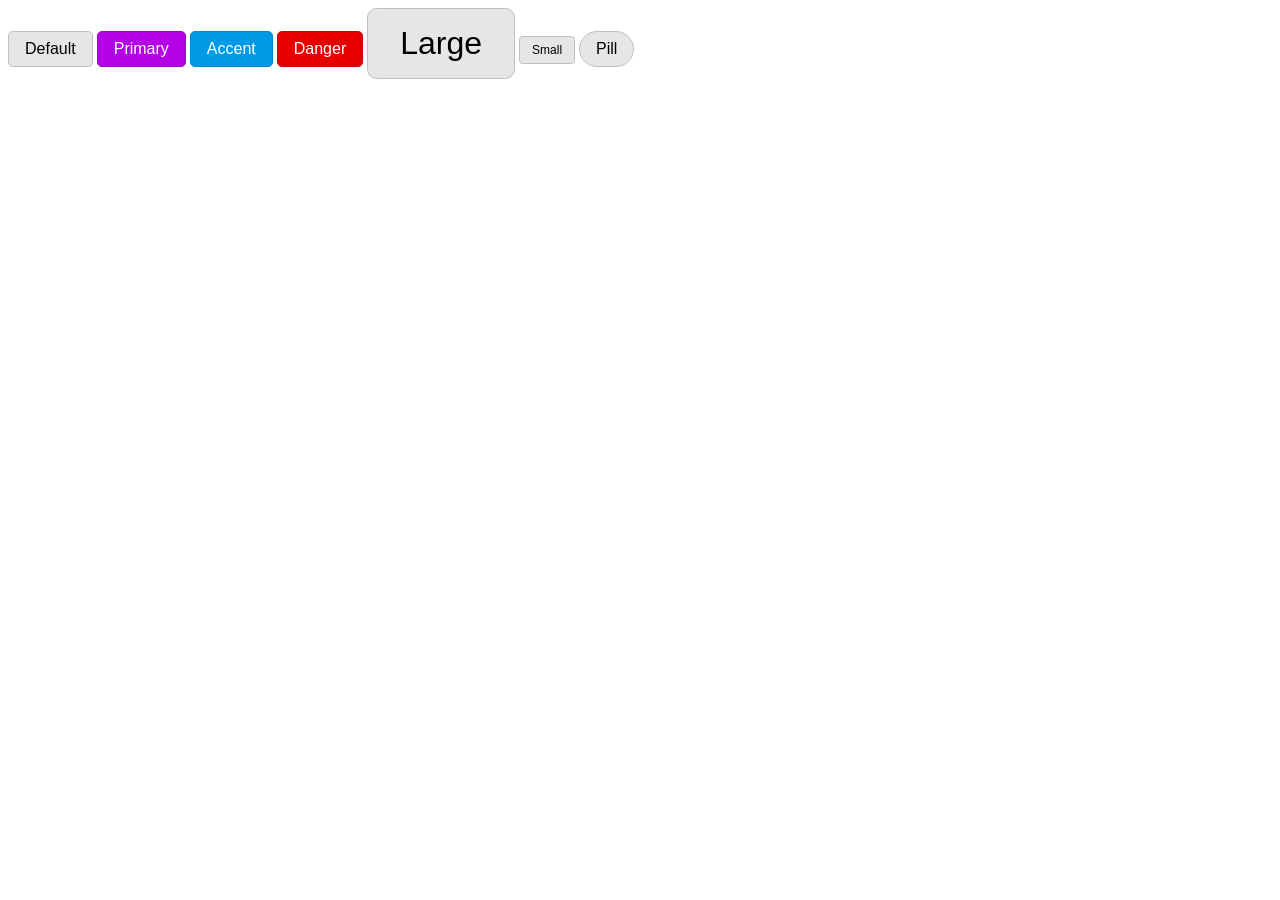
<file: button_component_library/index.html>
<!doctype html>
<html lang="en">
  <head>
    <meta charset="UTF-8" />
    <meta name="viewport" content="width=device-width, initial-scale=1.0" />
    <meta http-equiv="X-UA-Compatible" content="ie=edge" />
    <title>Button Library</title>
    <link rel="stylesheet" href="style.css" />
  </head>
  <body>
    <button class="button">Default</button>
    <button class="button primary">Primary</button>
    <button class="button accent">Accent</button>
    <button class="button danger">Danger</button>
    <button class="button large">Large</button>
    <button class="button small">Small</button>
    <button class="button pill">Pill</button>
  </body>
</html>
</file>
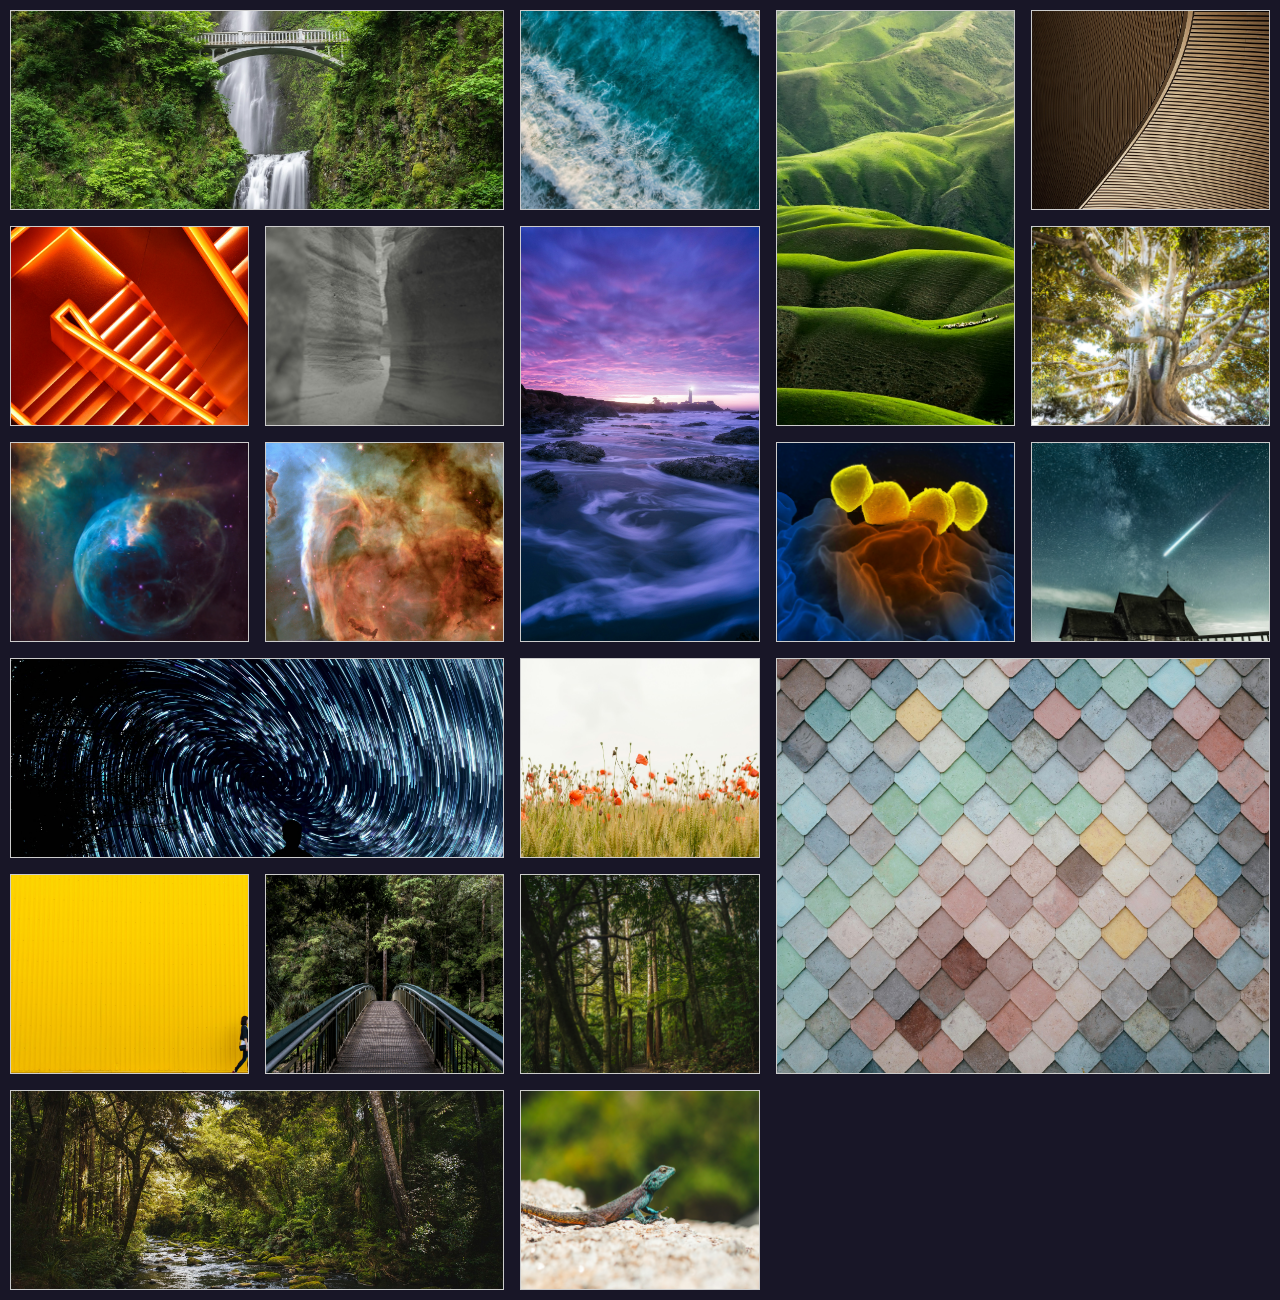
<file: image-gallery/index.html>
<!doctype html>
<html lang="en">
  <head>
    <meta charset="UTF-8" />
    <meta name="viewport" content="width=device-width, initial-scale=1.0" />
    <meta http-equiv="X-UA-Compatible" content="ie=edge" />
    <title>Image Gallery</title>
    <link rel="stylesheet" href="style.css" />
  </head>
  <body>
    <div class="gallery">
      <img class="gallery__img wide" src="imgs/img-1.jpg" />
      <img class="gallery__img" src="imgs/img-2.jpg" />
      <img class="gallery__img tall" src="imgs/img-3.jpg" />
      <img class="gallery__img" src="imgs/img-4.jpg" />
      <img class="gallery__img" src="imgs/img-5.jpg" />
      <img class="gallery__img" src="imgs/img-6.jpg" />
      <img class="gallery__img tall" src="imgs/img-7.jpg" />
      <img class="gallery__img" src="imgs/img-8.jpg" />
      <img class="gallery__img" src="imgs/img-9.jpg" />
      <img class="gallery__img" src="imgs/img-10.jpg" />
      <img class="gallery__img" src="imgs/img-11.jpg" />
      <img class="gallery__img wide" src="imgs/img-12.jpg" />
      <img class="gallery__img" src="imgs/img-13.jpg" />
      <img class="gallery__img" src="imgs/img-14.jpg" />
      <img class="gallery__img tall wide" src="imgs/img-15.jpg" />
      <img class="gallery__img" src="imgs/img-16.jpg" />
      <img class="gallery__img" src="imgs/img-17.jpg" />
      <img class="gallery__img" src="imgs/img-18.jpg" />
      <img class="gallery__img wide" src="imgs/img-19.jpg" />
      <img class="gallery__img" src="imgs/img-20.jpg" />
    </div>
  </body>
</html>
</file>
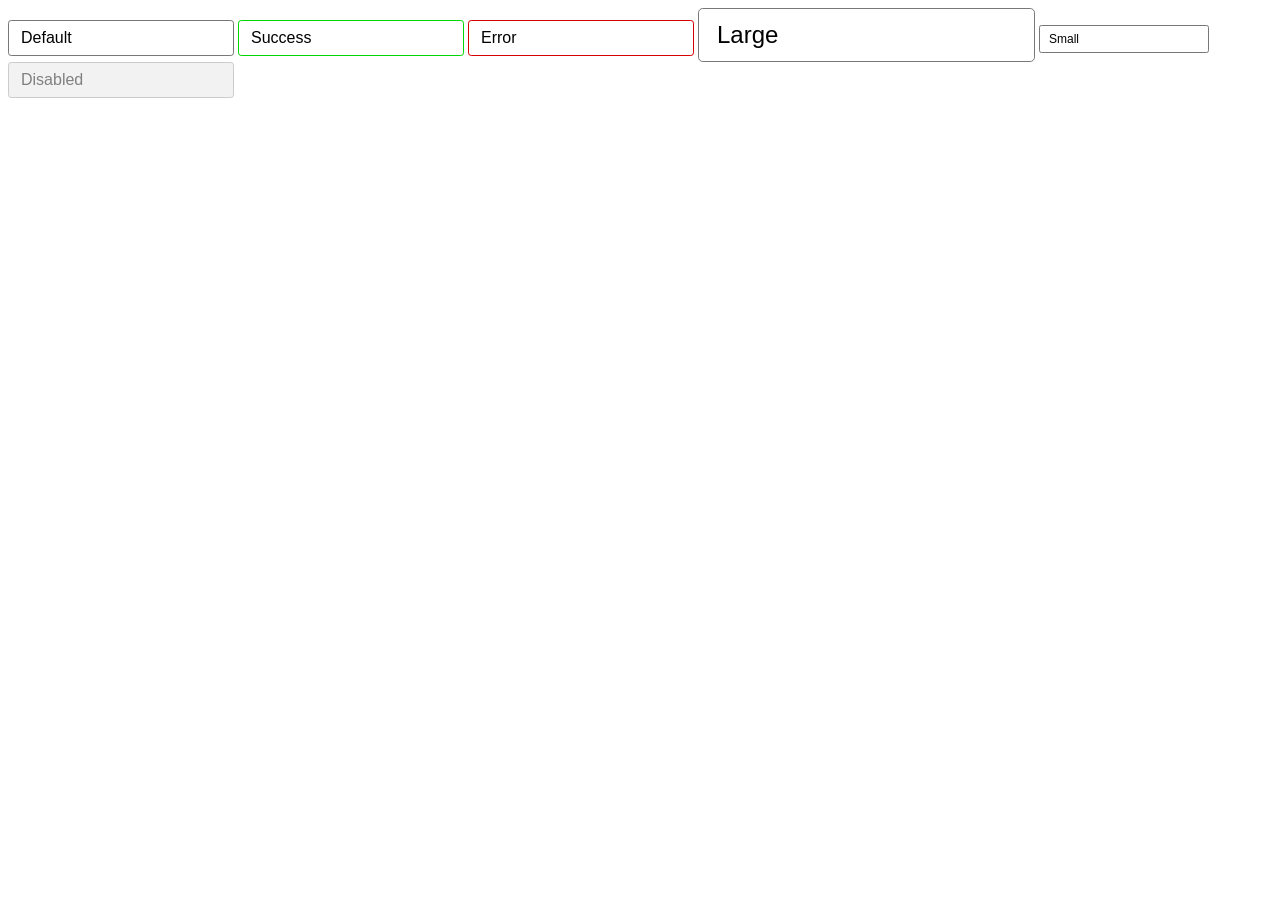
<file: input-component-library/index.html>
<!doctype html>
<html lang="en">
  <head>
    <meta charset="UTF-8" />
    <meta name="viewport" content="width=device-width, initial-scale=1.0" />
    <meta http-equiv="X-UA-Compatible" content="ie=edge" />
    <title>Input Library</title>
    <link rel="stylesheet" href="style.css" />
  </head>
  <body>
    <input type="text" class="input" value="Default" />
    <input type="text" class="input input-success" value="Success" />
    <input type="text" class="input input-error" value="Error" />
    <input type="text" class="input input-large" value="Large" />
    <input type="text" class="input input-small" value="Small" />
    <input type="text" class="input" value="Disabled" disabled />
  </body>
</html>
</file>
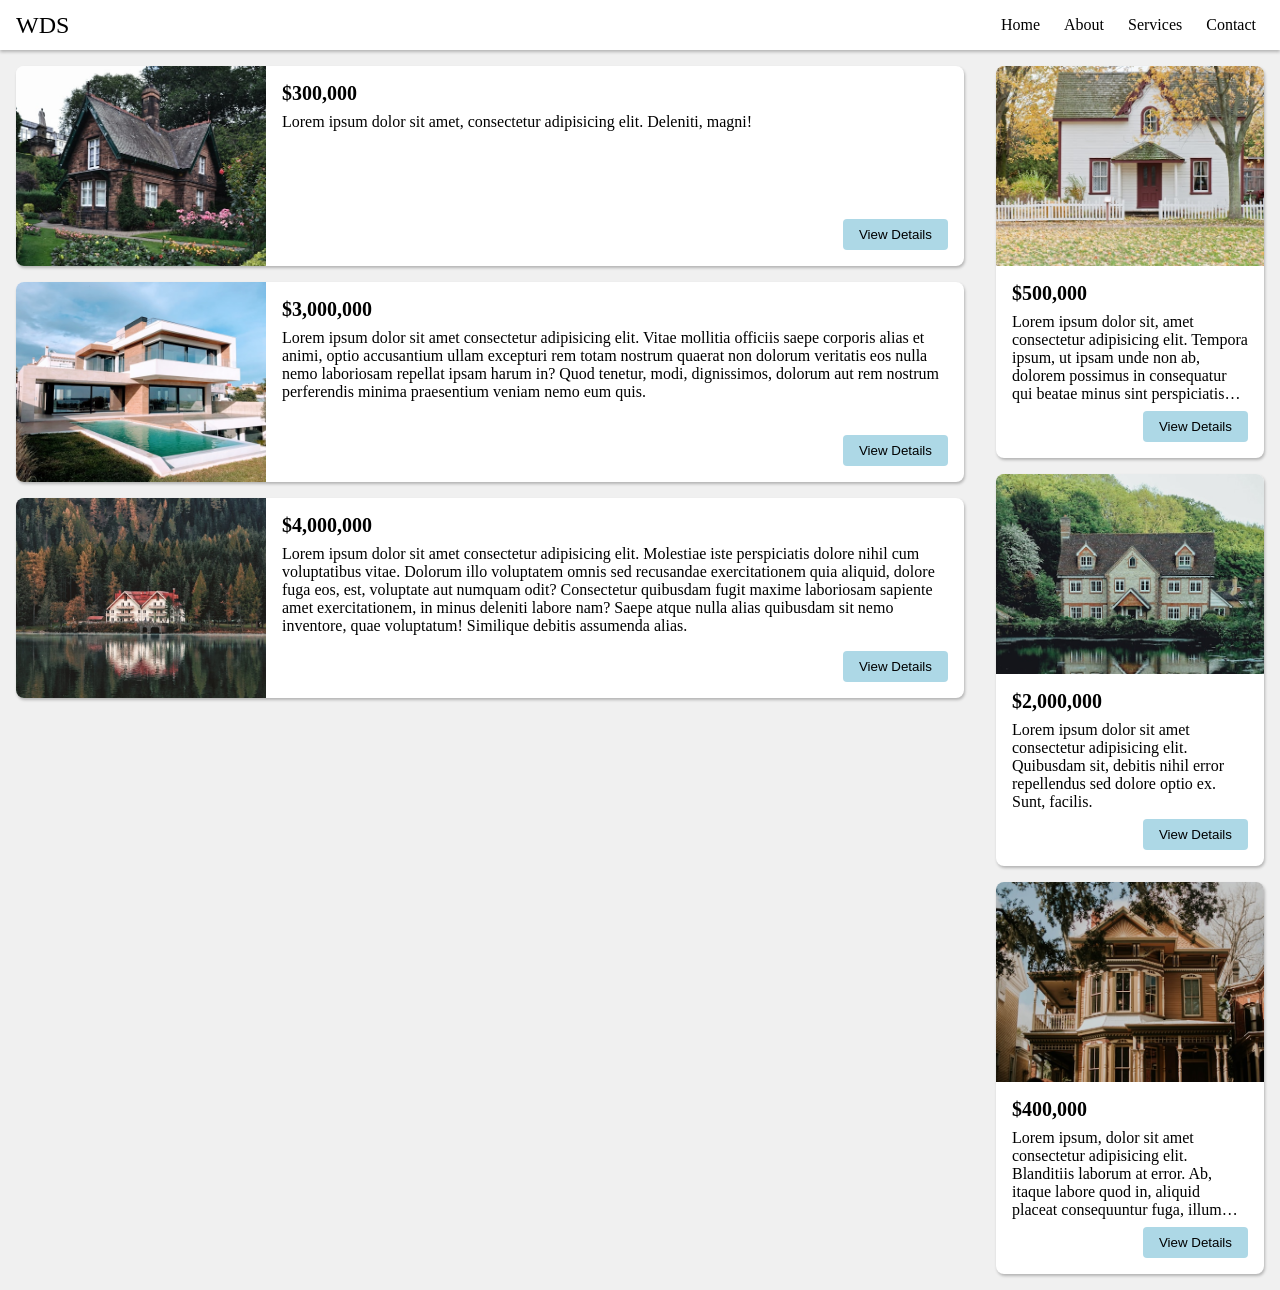
<file: responsive-house-design/index.html>
<!doctype html>
<html lang="en">
  <head>
    <meta charset="UTF-8" />
    <meta name="viewport" content="width=device-width, initial-scale=1.0" />
    <title>Responsive Design</title>
    <link rel="stylesheet" href="styles.css" />
  </head>
  <body>
    <header class="main-header">
      <div class="brand-name">WDS</div>
      <nav class="header-nav">
        <a href="#">Home</a>
        <a href="#">About</a>
        <a href="#">Services</a>
        <a href="#">Contact</a>
      </nav>
    </header>
    <main class="main">
      <section class="featured-houses">
        <div class="card-container">
          <div class="card">
            <img src="./imgs/house-4.jpg" alt="House 4" class="card-img" />
            <div class="card-content">
              <div class="card-header">$300,000</div>
              <div class="card-body">
                Lorem ipsum dolor sit amet, consectetur adipisicing elit.
                Deleniti, magni!
              </div>
              <div class="card-footer">
                <button>View Details</button>
              </div>
            </div>
          </div>
        </div>
        <div class="card-container">
          <div class="card">
            <img src="./imgs/house-5.jpg" alt="House 5" class="card-img" />
            <div class="card-content">
              <div class="card-header">$3,000,000</div>
              <div class="card-body">
                Lorem ipsum dolor sit amet consectetur adipisicing elit. Vitae
                mollitia officiis saepe corporis alias et animi, optio
                accusantium ullam excepturi rem totam nostrum quaerat non
                dolorum veritatis eos nulla nemo laboriosam repellat ipsam harum
                in? Quod tenetur, modi, dignissimos, dolorum aut rem nostrum
                perferendis minima praesentium veniam nemo eum quis.
              </div>
              <div class="card-footer">
                <button>View Details</button>
              </div>
            </div>
          </div>
        </div>
        <div class="card-container">
          <div class="card">
            <img src="./imgs/house-6.jpg" alt="House 6" class="card-img" />
            <div class="card-content">
              <div class="card-header">$4,000,000</div>
              <div class="card-body">
                Lorem ipsum dolor sit amet consectetur adipisicing elit.
                Molestiae iste perspiciatis dolore nihil cum voluptatibus vitae.
                Dolorum illo voluptatem omnis sed recusandae exercitationem quia
                aliquid, dolore fuga eos, est, voluptate aut numquam odit?
                Consectetur quibusdam fugit maxime laboriosam sapiente amet
                exercitationem, in minus deleniti labore nam? Saepe atque nulla
                alias quibusdam sit nemo inventore, quae voluptatum! Similique
                debitis assumenda alias.
              </div>
              <div class="card-footer">
                <button>View Details</button>
              </div>
            </div>
          </div>
        </div>
      </section>
      <aside class="house-sidebar">
        <div class="card-container">
          <div class="card">
            <img src="./imgs/house-1.jpg" alt="House 1" class="card-img" />
            <div class="card-content">
              <div class="card-header">$500,000</div>
              <div class="card-body">
                Lorem ipsum dolor sit, amet consectetur adipisicing elit.
                Tempora ipsum, ut ipsam unde non ab, dolorem possimus in
                consequatur qui beatae minus sint perspiciatis earum illo animi
                fugit voluptatibus cumque praesentium debitis dolore! Minus
                nesciunt ea pariatur sapiente repudiandae molestias, reiciendis
                nisi adipisci! Corrupti ab assumenda eius qui sunt illum?
              </div>
              <div class="card-footer">
                <button>View Details</button>
              </div>
            </div>
          </div>
        </div>
        <div class="card-container">
          <div class="card">
            <img src="./imgs/house-2.jpg" alt="House 2" class="card-img" />
            <div class="card-content">
              <div class="card-header">$2,000,000</div>
              <div class="card-body">
                Lorem ipsum dolor sit amet consectetur adipisicing elit.
                Quibusdam sit, debitis nihil error repellendus sed dolore optio
                ex. Sunt, facilis.
              </div>
              <div class="card-footer">
                <button>View Details</button>
              </div>
            </div>
          </div>
        </div>
        <div class="card-container">
          <div class="card">
            <img src="./imgs/house-3.jpg" alt="House 3" class="card-img" />
            <div class="card-content">
              <div class="card-header">$400,000</div>
              <div class="card-body">
                Lorem ipsum, dolor sit amet consectetur adipisicing elit.
                Blanditiis laborum at error. Ab, itaque labore quod in, aliquid
                placeat consequuntur fuga, illum esse repudiandae voluptatem
                deleniti et! Doloremque dolor natus doloribus, asperiores
                veritatis quae omnis ab consequatur, et vel rerum.
              </div>
              <div class="card-footer">
                <button>View Details</button>
              </div>
            </div>
          </div>
        </div>
      </aside>
    </main>
  </body>
</html>
</file>
<file: button_component_library/style.css>
* {
  box-sizing: border-box;
}

.button {
  background-color: hsl(0, 0%, 90%);
  border: 1px solid hsl(0, 0%, 75%);
  outline: none;
  cursor: pointer;
  padding: 0.5em 1em;
  border-radius: 0.3em;
  font-size: 1rem;
  display: inline-block;

  &:hover,
  &:focus-visible {
    background-color: hsl(0, 0%, 80%);
    box-shadow: 0 0 5px 0 hsl(0, 0%, 75%);
    border-color: hsl(0, 0%, 70%);
  }

  &.primary {
    color: #fff;
    border-color: hsl(287, 100%, 40%);
    background-color: hsl(287, 100%, 45%);

    &:hover,
    &:focus-visible {
      background-color: hsl(287, 100%, 40%);
      border-color: hsl(287, 100%, 35%);
      box-shadow: 0 0 5px 0 hsl(287, 100%, 45%);
    }
  }

  &.accent {
    color: #fff;
    background-color: hsl(200, 100%, 45%);
    border-color: hsl(200, 100%, 40%);

    &:hover,
    &:focus-visible {
      background-color: hsl(200, 100%, 40%);
      border-color: hsl(200, 100%, 35%);
      box-shadow: 0 0 5px 0 hsl(200, 100%, 45%);
    }
  }

  &.danger {
    color: #fff;
    background-color: hsl(0, 100%, 45%);
    border-color: hsl(0, 100%, 40%);

    &:hover,
    &:focus-visible {
      border-color: hsl(0, 100%, 35%);
      background-color: hsl(0, 100%, 40%);
      box-shadow: 0 0 5px 0 hsl(0, 100%, 45%);
    }
  }

  &.large {
    font-size: 2rem;
  }

  &.small {
    font-size: 0.75rem;
  }

  &.pill {
    border-radius: 999999px;
  }
}
</file>
<file: image-gallery/style.css>
* {
  box-sizing: border-box;
}

body {
  margin: 0;
  background: #181627;
}

.gallery {
  margin: 10px;
  display: grid;
  gap: 1rem;
  grid-template-columns: repeat(auto-fill, minmax(200px, 1fr));
  grid-auto-rows: 200px;
  align-items: stretch;
  grid-auto-flow: dense;
}

.gallery__img {
  width: 100%;
  border: 1px solid #ccc;
  object-fit: cover;
}

.wide {
  grid-column: span 2;
}

.tall {
  grid-row: span 2;
}
</file>
<file: input-component-library/style.css>
* {
  box-sizing: border-box;
}

.input {
  border: 1px solid hsl(0, 0%, 47%);
  outline: none;
  font-size: inherit;
  padding: 0.5em 0.75em;
  border-radius: 0.2em;
}

.input:focus-visible {
  border-color: hsl(186, 100%, 50%);
  box-shadow: 0 0 5px 0 hsl(186, 100%, 50%);
}

.input-success {
  border-color: hsl(121, 100%, 42%);
}

.input-success:focus-visible {
  border-color: hsl(121, 100%, 50%);
  box-shadow: 0 0 5px 0 hsl(121, 100%, 50%);
}

.input-error {
  border-color: hsl(0, 100%, 42%);
}

.input-error:focus-visible {
  border-color: hsl(0, 100%, 50%);
  box-shadow: 0 0 5px 0 hsl(0, 100%, 50%);
}

.input-large {
  font-size: 1.5rem;
}
.input-small {
  font-size: 0.75rem;
}

.input:disabled {
  color: hsl(0, 0%, 50%);
  background-color: hsl(0, 0%, 95%);
  border-color: hsl(0, 0%, 80%);
  cursor: not-allowed;
}
</file>
<file: responsive-house-design/styles.css>
* {
  box-sizing: border-box;
}

body {
  margin: 0;
  background-color: #f0f0f0;
}

.main-header {
  display: flex;
  justify-content: space-between;
  gap: 1rem;
  padding-inline: 1rem;
  align-items: center;
  background-color: white;
  box-shadow: 0 2px 3px 0 rgba(0, 0, 0, 0.25);
}

.brand-name {
  font-size: 1.5rem;
}

.header-nav {
  display: flex;
  gap: 0.5rem;
}

.header-nav a {
  color: inherit;
  text-decoration: none;
  padding-block: 1rem;
  padding-inline: 0.5rem;
}

.header-nav a:hover {
  background: hsl(195, 53%, 89%);
}

.main {
  display: grid;
  grid-template-columns: 1fr 300px;
}

.house-sidebar {
  display: flex;
  flex-direction: column;
  gap: 1rem;
  padding: 1rem;
}

.featured-houses {
  display: flex;
  flex-direction: column;
  gap: 1rem;
  padding: 1rem;
}

.card-container {
  container: card-container / inline-size;
}

.card {
  background: white;
  border-radius: 0.5rem;
  overflow: hidden;
  box-shadow: 1px 2px 3px 0 rgba(0, 0, 0, 0.25);
  display: grid;
  grid-template-columns: 250px 1fr;
  grid-template-rows: 200px;
}

.card-img {
  width: 100%;
  height: 100%;
  display: block;
  object-fit: cover;
  object-position: center;
}

.card-content {
  display: flex;
  flex-direction: column;
  gap: 0.5rem;
  padding: 1rem;
}

.card-header {
  font-weight: bold;
  font-size: 1.25rem;
}

.card-body {
  overflow: hidden;
  display: -webkit-box;
  -webkit-box-orient: vertical;
  -webkit-line-clamp: 5;
}

.card-footer {
  align-self: end;
  margin-top: auto;
}

.card-footer button {
  background: hsl(195, 53%, 79%);
  color: black;
  border: none;
  padding: 0.5rem 1rem;
  border-radius: 0.25rem;
  cursor: pointer;
}

.card-footer button:hover {
  background: hsl(195, 53%, 89%);
}

@container card-container (width <= 450px) {
  .card {
    grid-template-columns: 1fr;
  }
}

@media (width <= 650px) {
  .main {
    grid-template-columns: 1fr;
  }
}

@media (width <= 400px) {
  .header-nav {
    flex-direction: column;
    gap: 0;
  }

  .header-nav a {
    padding-block: 0.5rem;
  }
}
</file>
